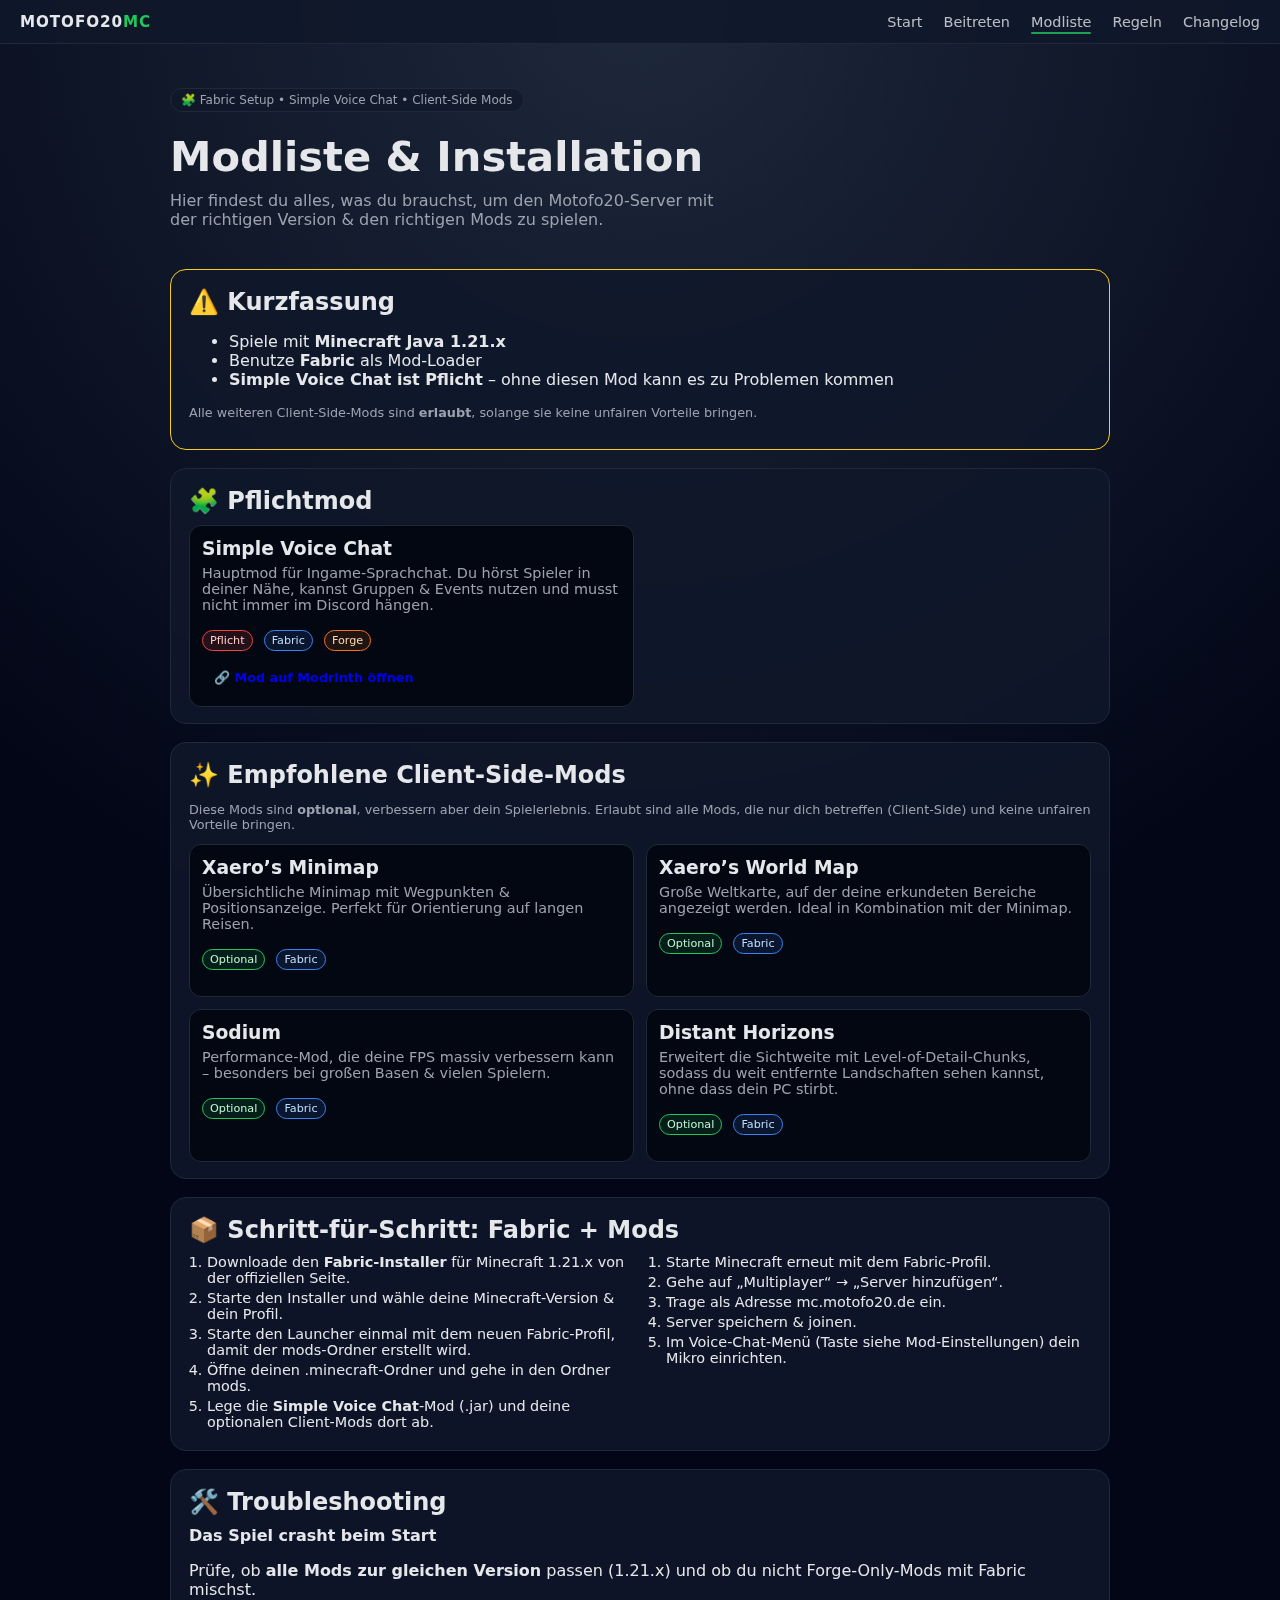
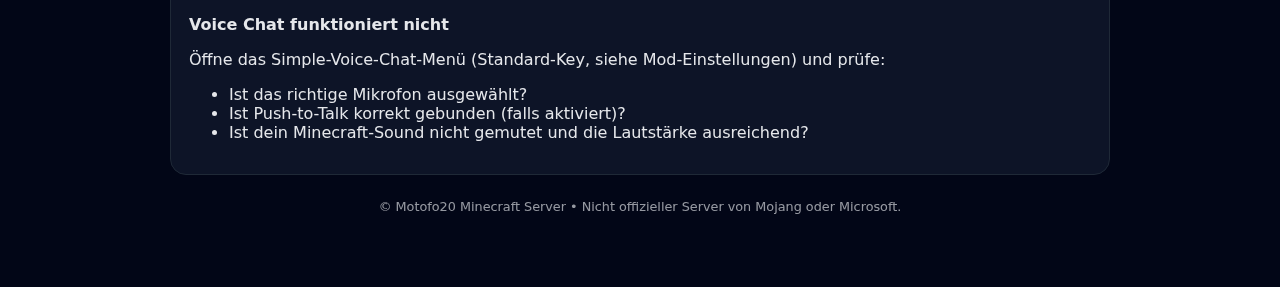
<file: mods.html>
<!DOCTYPE html>
<html lang="de">
<head>
  <meta charset="UTF-8" />
  <meta name="viewport" content="width=device-width, initial-scale=1.0"/>
  <title>Motofo20 – Modliste & Setup</title>
  <link rel="stylesheet" href="style.css" />
</head>
<body class="bg-grid">

  <header class="site-header glass">
    <div class="logo">Motofo20<span>MC</span></div>
    <nav class="nav">
      <a href="index.html">Start</a>
      <a href="index.html#join">Beitreten</a>
      <a href="mods.html" class="active">Modliste</a>
      <a href="rules.html">Regeln</a>
      <a href="changelog.html">Changelog</a>
    </nav>
  </header>

  <main class="container">
    <section class="hero">
      <div class="hero-text">
        <p class="hero-pill">🧩 Fabric Setup • Simple Voice Chat • Client-Side Mods</p>
        <h1>Modliste & Installation</h1>
        <p class="hero-sub">
          Hier findest du alles, was du brauchst, um den Motofo20-Server mit der richtigen
          Version & den richtigen Mods zu spielen.
        </p>
      </div>
    </section>

    <section class="card warning glass">
      <h2>⚠️ Kurzfassung</h2>
      <ul>
        <li>Spiele mit <b>Minecraft Java 1.21.x</b></li>
        <li>Benutze <b>Fabric</b> als Mod-Loader</li>
        <li><b>Simple Voice Chat ist Pflicht</b> – ohne diesen Mod kann es zu Problemen kommen</li>
      </ul>
      <p class="small-note">
        Alle weiteren Client-Side-Mods sind <b>erlaubt</b>, solange sie keine unfairen Vorteile bringen.
      </p>
    </section>

    <section class="card glass">
      <h2>🧩 Pflichtmod</h2>
      <div class="modlist">
        <div class="modlist-item">
          <h3>Simple Voice Chat</h3>
          <p class="mod-desc">
            Hauptmod für Ingame-Sprachchat. Du hörst Spieler in deiner Nähe,
            kannst Gruppen & Events nutzen und musst nicht immer im Discord hängen.
          </p>
          <p class="mod-tags">
            <span class="tag required">Pflicht</span>
            <span class="tag fabric">Fabric</span>
            <span class="tag forge">Forge</span>
          </p>
          <a class="button small"
             href="https://modrinth.com/mod/simple-voice-chat"
             target="_blank" rel="noopener noreferrer">
            🔗 Mod auf Modrinth öffnen
          </a>
        </div>
      </div>
    </section>

    <section class="card glass">
      <h2>✨ Empfohlene Client-Side-Mods</h2>
      <p class="small-note">
        Diese Mods sind <b>optional</b>, verbessern aber dein Spielerlebnis.
        Erlaubt sind alle Mods, die nur dich betreffen (Client-Side) und
        keine unfairen Vorteile bringen.
      </p>

      <div class="modlist">
        <div class="modlist-item">
          <h3>Xaero’s Minimap</h3>
          <p class="mod-desc">
            Übersichtliche Minimap mit Wegpunkten & Positionsanzeige.
            Perfekt für Orientierung auf langen Reisen.
          </p>
          <p class="mod-tags">
            <span class="tag optional">Optional</span>
            <span class="tag fabric">Fabric</span>
          </p>
        </div>

        <div class="modlist-item">
          <h3>Xaero’s World Map</h3>
          <p class="mod-desc">
            Große Weltkarte, auf der deine erkundeten Bereiche angezeigt werden.
            Ideal in Kombination mit der Minimap.
          </p>
          <p class="mod-tags">
            <span class="tag optional">Optional</span>
            <span class="tag fabric">Fabric</span>
          </p>
        </div>

        <div class="modlist-item">
          <h3>Sodium</h3>
          <p class="mod-desc">
            Performance-Mod, die deine FPS massiv verbessern kann –
            besonders bei großen Basen & vielen Spielern.
          </p>
          <p class="mod-tags">
            <span class="tag optional">Optional</span>
            <span class="tag fabric">Fabric</span>
          </p>
        </div>

        <div class="modlist-item">
          <h3>Distant Horizons</h3>
          <p class="mod-desc">
            Erweitert die Sichtweite mit Level-of-Detail-Chunks,
            sodass du weit entfernte Landschaften sehen kannst,
            ohne dass dein PC stirbt.
          </p>
          <p class="mod-tags">
            <span class="tag optional">Optional</span>
            <span class="tag fabric">Fabric</span>
          </p>
        </div>
      </div>
    </section>

    <section class="card glass">
      <h2>📦 Schritt-für-Schritt: Fabric + Mods</h2>
      <div class="grid-2">
        <ol class="steps">
          <li>Downloade den <b>Fabric-Installer</b> für Minecraft 1.21.x von der offiziellen Seite.</li>
          <li>Starte den Installer und wähle deine Minecraft-Version & dein Profil.</li>
          <li>Starte den Launcher einmal mit dem neuen Fabric-Profil, damit der <code>mods</code>-Ordner erstellt wird.</li>
          <li>Öffne deinen <code>.minecraft</code>-Ordner und gehe in den Ordner <code>mods</code>.</li>
          <li>Lege die <b>Simple Voice Chat</b>-Mod (.jar) und deine optionalen Client-Mods dort ab.</li>
        </ol>

        <ol class="steps">
          <li>Starte Minecraft erneut mit dem Fabric-Profil.</li>
          <li>Gehe auf „Multiplayer“ → „Server hinzufügen“.</li>
          <li>Trage als Adresse <code>mc.motofo20.de</code> ein.</li>
          <li>Server speichern & joinen.</li>
          <li>Im Voice-Chat-Menü (Taste siehe Mod-Einstellungen) dein Mikro einrichten.</li>
        </ol>
      </div>
    </section>

    <section class="card glass">
      <h2>🛠️ Troubleshooting</h2>
      <div class="faq-item">
        <h3>Das Spiel crasht beim Start</h3>
        <p>
          Prüfe, ob <b>alle Mods zur gleichen Version</b> passen (1.21.x) und ob du nicht
          Forge-Only-Mods mit Fabric mischst.
        </p>
      </div>

      <div class="faq-item">
        <h3>Voice Chat funktioniert nicht</h3>
        <p>
          Öffne das Simple-Voice-Chat-Menü (Standard-Key, siehe Mod-Einstellungen) und prüfe:
        </p>
        <ul>
          <li>Ist das richtige Mikrofon ausgewählt?</li>
          <li>Ist Push-to-Talk korrekt gebunden (falls aktiviert)?</li>
          <li>Ist dein Minecraft-Sound nicht gemutet und die Lautstärke ausreichend?</li>
        </ul>
      </div>
    </section>

    <footer>
      <p>© Motofo20 Minecraft Server • Nicht offizieller Server von Mojang oder Microsoft.</p>
    </footer>
  </main>
</body>
</html>
</file>
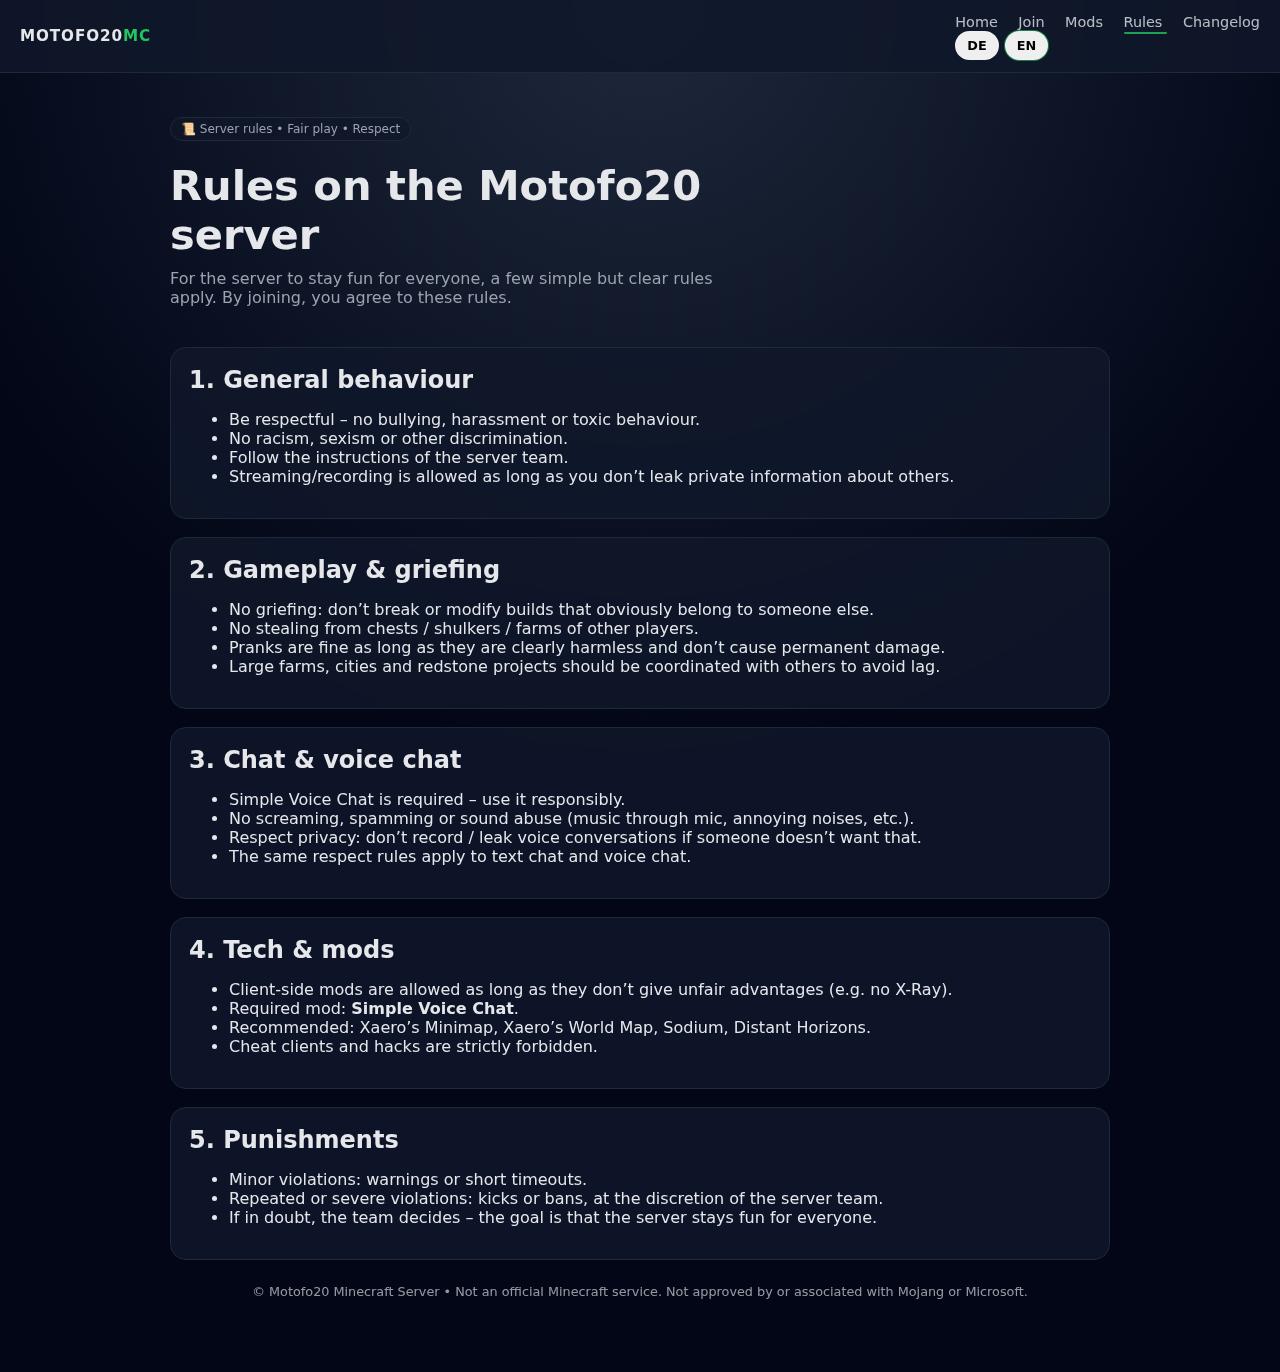
<file: rules.html>
<!DOCTYPE html>
<html lang="en">
<head>
  <meta charset="UTF-8" />
  <meta name="viewport" content="width=device-width, initial-scale=1.0"/>
  <title>Motofo20 – Rules</title>
  <link rel="stylesheet" href="style.css" />
  <style>
    .lang-switch {
      display: flex;
      gap: 6px;
      margin-left: 16px;
    }
    .lang-switch button.active {
      opacity: 1;
      box-shadow: 0 0 0 1px rgba(34,197,94,0.6);
    }
  </style>
</head>
<body class="bg-grid">

  <header class="site-header glass">
    <div class="logo">Motofo20<span>MC</span></div>
    <nav class="nav">
      <a href="index.html">
        <span data-lang="en">Home</span>
        <span data-lang="de">Start</span>
      </a>
      <a href="index.html#join">
        <span data-lang="en">Join</span>
        <span data-lang="de">Beitreten</span>
      </a>
      <a href="mods.html">
        <span data-lang="en">Mods</span>
        <span data-lang="de">Modliste</span>
      </a>
      <a href="rules.html" class="active">
        <span data-lang="en">Rules</span>
        <span data-lang="de">Regeln</span>
      </a>
      <a href="changelog.html">
        <span data-lang="en">Changelog</span>
        <span data-lang="de">Changelog</span>
      </a>

      <div class="lang-switch">
        <button type="button" class="button small" data-set-lang="de">DE</button>
        <button type="button" class="button small" data-set-lang="en">EN</button>
      </div>
    </nav>
  </header>

  <main class="container">
    <section class="hero">
      <div class="hero-text">
        <p class="hero-pill" data-lang="en">📜 Server rules • Fair play • Respect</p>
        <p class="hero-pill" data-lang="de">📜 Server-Regeln • Fairplay • Respekt</p>

        <h1 data-lang="en">Rules on the Motofo20 server</h1>
        <h1 data-lang="de">Regeln auf dem Motofo20-Server</h1>

        <p class="hero-sub" data-lang="en">
          For the server to stay fun for everyone, a few simple but clear rules apply.
          By joining, you agree to these rules.
        </p>
        <p class="hero-sub" data-lang="de">
          Damit der Server für alle Spaß macht, gelten ein paar einfache,
          aber klare Regeln. Mit dem Joinen erkennst du diese Regeln an.
        </p>
      </div>
    </section>

    <section class="card glass">
      <h2 data-lang="en">1. General behaviour</h2>
      <h2 data-lang="de">1. Allgemeines Verhalten</h2>
      <ul class="rules-list" data-lang="en">
        <li>Be respectful – no bullying, harassment or toxic behaviour.</li>
        <li>No racism, sexism or other discrimination.</li>
        <li>Follow the instructions of the server team.</li>
        <li>Streaming/recording is allowed as long as you don’t leak private information about others.</li>
      </ul>
      <ul class="rules-list" data-lang="de">
        <li>Respektvoller Umgang miteinander – kein Mobbing, keine Beleidigungen, kein toxisches Verhalten.</li>
        <li>Kein Rassismus, Sexismus oder andere Diskriminierung.</li>
        <li>Folge den Anweisungen des Server-Teams.</li>
        <li>Streams / Aufnahmen sind grundsätzlich erlaubt, solange du keine privaten Infos anderer leakt.</li>
      </ul>
    </section>

    <section class="card glass">
      <h2 data-lang="en">2. Gameplay & griefing</h2>
      <h2 data-lang="de">2. Gameplay & Griefing</h2>
      <ul class="rules-list" data-lang="en">
        <li>No griefing: don’t break or modify builds that obviously belong to someone else.</li>
        <li>No stealing from chests / shulkers / farms of other players.</li>
        <li>Pranks are fine as long as they are clearly harmless and don’t cause permanent damage.</li>
        <li>Large farms, cities and redstone projects should be coordinated with others to avoid lag.</li>
      </ul>
      <ul class="rules-list" data-lang="de">
        <li>Kein Griefing: Baue nichts ohne Erlaubnis ab, was eindeutig jemand anderem gehört.</li>
        <li>Kein Diebstahl aus Kisten / Shulkern / Farmen anderer Spieler.</li>
        <li>Pranks sind okay, solange sie klar als Spaß erkennbar sind und nichts dauerhaft zerstören.</li>
        <li>Große Projekte (Städte, Farmen, Redstone) bitte mit den anderen abstimmen, damit es nicht laggt.</li>
      </ul>
    </section>

    <section class="card glass">
      <h2 data-lang="en">3. Chat & voice chat</h2>
      <h2 data-lang="de">3. Chat & Voice Chat</h2>
      <ul class="rules-list" data-lang="en">
        <li>Simple Voice Chat is required – use it responsibly.</li>
        <li>No screaming, spamming or sound abuse (music through mic, annoying noises, etc.).</li>
        <li>Respect privacy: don’t record / leak voice conversations if someone doesn’t want that.</li>
        <li>The same respect rules apply to text chat and voice chat.</li>
      </ul>
      <ul class="rules-list" data-lang="de">
        <li>Simple Voice Chat ist Pflicht – nutze ihn verantwortungsvoll.</li>
        <li>Kein Schreien, Spammen oder Sound-Abuse (Musik über Mikro, Störgeräusche, etc.).</li>
        <li>Privatsphäre respektieren: Keine Gespräche aufnehmen / leaken, wenn jemand das nicht möchte.</li>
        <li>Im Textchat gelten die gleichen Respekt-Regeln wie im Voice.</li>
      </ul>
    </section>

    <section class="card glass">
      <h2 data-lang="en">4. Tech & mods</h2>
      <h2 data-lang="de">4. Technik & Mods</h2>
      <ul class="rules-list" data-lang="en">
        <li>Client-side mods are allowed as long as they don’t give unfair advantages (e.g. no X-Ray).</li>
        <li>Required mod: <b>Simple Voice Chat</b>.</li>
        <li>Recommended: Xaero’s Minimap, Xaero’s World Map, Sodium, Distant Horizons.</li>
        <li>Cheat clients and hacks are strictly forbidden.</li>
      </ul>
      <ul class="rules-list" data-lang="de">
        <li>Client-Side-Mods sind erlaubt, solange sie keine unfairen Vorteile bringen (z. B. kein X-Ray).</li>
        <li>Pflichtmod: <b>Simple Voice Chat</b>.</li>
        <li>Empfohlen: Xaero’s Minimap, Xaero’s World Map, Sodium, Distant Horizons.</li>
        <li>Cheat-Clients und Hacks sind strikt verboten.</li>
      </ul>
    </section>

    <section class="card glass">
      <h2 data-lang="en">5. Punishments</h2>
      <h2 data-lang="de">5. Strafen</h2>
      <ul class="rules-list" data-lang="en">
        <li>Minor violations: warnings or short timeouts.</li>
        <li>Repeated or severe violations: kicks or bans, at the discretion of the server team.</li>
        <li>If in doubt, the team decides – the goal is that the server stays fun for everyone.</li>
      </ul>
      <ul class="rules-list" data-lang="de">
        <li>Bei leichten Verstößen: Ermahnung oder kurzer Timeout.</li>
        <li>Bei wiederholtem oder schwerem Fehlverhalten: Kick oder Ban, je nach Entscheidung des Server-Teams.</li>
        <li>Im Zweifel entscheidet das Team – es geht darum, dass der Server für alle Spaß macht.</li>
      </ul>
    </section>

    <footer>
      <p data-lang="en">
        © Motofo20 Minecraft Server • Not an official Minecraft service. Not approved by or associated with Mojang or Microsoft.
      </p>
      <p data-lang="de">
        © Motofo20 Minecraft Server • Nicht offizieller Server von Mojang oder Microsoft.
      </p>
    </footer>
  </main>

  <script>
    const LANG_KEY = 'moto_lang';

    function applyLanguage(lang) {
      document.documentElement.setAttribute('data-lang', lang);
      const allLangNodes = document.querySelectorAll('[data-lang]');
      allLangNodes.forEach(el => {
        if (el.dataset.lang === lang) {
          el.style.display = '';
        } else {
          el.style.display = 'none';
        }
      });

      document.querySelectorAll('.lang-switch button').forEach(btn => {
        btn.classList.toggle('active', btn.dataset.setLang === lang);
      });

      localStorage.setItem(LANG_KEY, lang);
    }

    (function initLang() {
      let lang = localStorage.getItem(LANG_KEY);
      if (!lang) {
        const browserLang = navigator.language || navigator.userLanguage || 'en';
        lang = browserLang.startsWith('de') ? 'de' : 'en';
      }
      applyLanguage(lang);
    })();

    document.querySelectorAll('.lang-switch button').forEach(btn => {
      btn.addEventListener('click', () => {
        applyLanguage(btn.dataset.setLang);
      });
    });
  </script>
</body>
</html>
</file>
<file: style.css>
:root {
  --bg: #020617;
  --bg-alt: #030712;
  --card: rgba(15, 23, 42, 0.92);
  --accent: #22c55e;
  --accent-soft: rgba(34, 197, 94, 0.14);
  --border: #1f2937;
  --text: #e5e7eb;
  --muted: #9ca3af;
}

* {
  box-sizing: border-box;
  font-family: system-ui, -apple-system, BlinkMacSystemFont, sans-serif;
}

body {
  margin: 0;
  background: radial-gradient(circle at top, #1e293b 0, #020617 50%, #020617 100%);
  color: var(--text);
}

/* leichte „Pixel / Grid“-Optik im Hintergrund */
.bg-grid {
  position: relative;
}

.bg-grid::before {
  content: "";
  position: fixed;
  inset: 0;
  background-image:
    linear-gradient(to right, rgba(148,163,184,0.1) 1px, transparent 1px),
    linear-gradient(to bottom, rgba(148,163,184,0.08) 1px, transparent 1px);
  background-size: 40px 40px;
  opacity: 0.12;
  pointer-events: none;
  z-index: -1;
}

/* Header / Nav */

.site-header {
  display: flex;
  justify-content: space-between;
  align-items: center;
  padding: 12px 20px;
  border-bottom: 1px solid var(--border);
  position: sticky;
  top: 0;
  z-index: 10;
}

.glass {
  background: rgba(15, 23, 42, 0.86);
  backdrop-filter: blur(12px);
}

.logo {
  font-weight: 800;
  letter-spacing: 0.06em;
  text-transform: uppercase;
  font-size: 0.95rem;
}

.logo span {
  color: var(--accent);
}

.nav a {
  color: var(--text);
  text-decoration: none;
  margin-left: 16px;
  font-size: 0.9rem;
  opacity: 0.8;
  position: relative;
}

.nav a:hover {
  opacity: 1;
}

.nav a.active::after {
  content: "";
  position: absolute;
  left: 0;
  right: 0;
  bottom: -4px;
  height: 2px;
  border-radius: 999px;
  background: var(--accent);
}

/* Layout */

.container {
  max-width: 980px;
  margin: auto;
  padding: 32px 20px 60px;
}

/* Hero */

.hero {
  display: grid;
  grid-template-columns: 3fr 2fr;
  gap: 18px;
  align-items: stretch;
  margin-bottom: 26px;
}

.hero-text h1 {
  font-size: clamp(2rem, 4vw, 2.6rem);
  margin: 8px 0 10px;
}

.hero-sub {
  margin: 0 0 14px;
  color: var(--muted);
}

.hero-pill {
  display: inline-flex;
  align-items: center;
  font-size: 0.75rem;
  padding: 4px 10px;
  border-radius: 999px;
  border: 1px solid var(--border);
  background: rgba(15, 23, 42, 0.7);
  color: var(--muted);
}

.hero-actions {
  display: flex;
  flex-wrap: wrap;
  gap: 10px;
  margin-bottom: 8px;
}

.hero-meta {
  font-size: 0.82rem;
  color: var(--muted);
}

.hero-card {
  border-radius: 18px;
  padding: 18px;
  border: 1px solid var(--border);
}

.hero-card h2 {
  margin-top: 0;
  margin-bottom: 10px;
}

.hero-list {
  padding-left: 18px;
  margin: 0 0 12px;
  font-size: 0.9rem;
}

.hero-badge {
  display: inline-flex;
  align-items: center;
  gap: 6px;
  font-size: 0.8rem;
  padding: 4px 9px;
  border-radius: 999px;
  background: rgba(34, 197, 94, 0.12);
  color: #bbf7d0;
}

.dot-online {
  width: 7px;
  height: 7px;
  border-radius: 999px;
  background: var(--accent);
}

/* Cards & Grids */

.card {
  border-radius: 16px;
  padding: 18px 18px 16px;
  border: 1px solid var(--border);
  margin-bottom: 18px;
}

.card h2 {
  margin-top: 0;
  margin-bottom: 10px;
}

.warning {
  border-color: #facc15;
}

.grid-3 {
  display: grid;
  grid-template-columns: repeat(3, minmax(0,1fr));
  gap: 14px;
  margin-bottom: 22px;
}

.grid-2 {
  display: grid;
  grid-template-columns: repeat(2, minmax(0,1fr));
  gap: 16px;
}

/* Buttons */

.button {
  display: inline-flex;
  align-items: center;
  justify-content: center;
  padding: 9px 15px;
  border-radius: 999px;
  font-weight: 600;
  border: none;
  cursor: pointer;
  font-size: 0.9rem;
  text-decoration: none;
  white-space: nowrap;
}

.button.primary {
  background: var(--accent);
  color: #000;
  box-shadow: 0 8px 18px rgba(34, 197, 94, 0.3);
}

.button.primary:hover {
  background: #16a34a;
}

.button.ghost {
  background: transparent;
  color: var(--accent);
  border: 1px solid var(--accent);
}

.button.ghost:hover {
  background: var(--accent-soft);
}

.button.small {
  padding: 7px 12px;
  font-size: 0.8rem;
}

/* Toast */

.toast {
  margin-top: 8px;
  font-size: 0.82rem;
  opacity: 0;
  transition: opacity 0.2s ease;
  color: #bbf7d0;
}

.toast.show {
  opacity: 1;
}

/* Join Section */

.join-card {
  display: grid;
  grid-template-columns: 3fr 2fr;
  gap: 18px;
  align-items: flex-start;
}

.ip-row {
  display: flex;
  align-items: center;
  justify-content: space-between;
  gap: 12px;
  margin-bottom: 10px;
  flex-wrap: wrap;
}

.ip-label {
  font-size: 0.8rem;
  color: var(--muted);
  margin: 0;
}

.ip {
  font-size: 1.2rem;
  font-weight: 700;
  color: var(--accent);
  margin: 2px 0 0;
}

.ip.big {
  font-size: 1.4rem;
}

.ip-alt {
  font-size: 1rem;
  color: #a5b4fc;
  margin: 2px 0 0;
}

.join-meta {
  list-style: none;
  padding-left: 0;
  margin: 6px 0 0;
  font-size: 0.9rem;
}

.join-meta li {
  margin-bottom: 4px;
}

.small-note {
  font-size: 0.8rem;
  color: var(--muted);
}

/* QR & Quicksteps */

.qr-block h3 {
  margin-top: 0;
  margin-bottom: 4px;
}

.qr-wrapper {
  display: flex;
  justify-content: center;
  margin: 10px 0 8px;
}

.qr-img {
  border-radius: 14px;
  background: #020617;
  padding: 6px;
  border: 1px solid var(--border);
}

.quicksteps {
  margin-top: 10px;
}

.steps {
  padding-left: 18px;
  margin: 0;
  font-size: 0.9rem;
}

.steps li {
  margin-bottom: 4px;
}

.steps.compact li {
  margin-bottom: 3px;
}

/* MOTD Card */

.motd-card {
  display: flex;
  align-items: stretch;
  background: #111827;
  border-radius: 10px;
  border: 1px solid #27272a;
  overflow: hidden;
  margin-top: 10px;
  font-family: "Consolas", "Courier New", monospace;
}

.motd-status-dot {
  width: 6px;
  background: var(--accent);
}

.motd-content {
  flex: 1;
  padding: 8px 10px;
}

.motd-title {
  margin-bottom: 2px;
}

.motd-name {
  color: var(--text);
  font-weight: 700;
}

.motd-lines {
  font-size: 0.88rem;
}

.motd-line + .motd-line {
  margin-top: 2px;
}

.motd-green {
  color: #4ade80;
}
.motd-gold {
  color: #facc15;
}
.motd-aqua {
  color: #22d3ee;
}
.motd-gray {
  color: #9ca3af;
}
.motd-darkgray {
  color: #6b7280;
}

.motd-right {
  padding: 8px 9px;
  border-left: 1px solid #27272a;
  display: flex;
  flex-direction: column;
  justify-content: center;
  align-items: flex-end;
  min-width: 80px;
}

.motd-version {
  color: var(--text);
  font-size: 0.8rem;
}

.motd-players {
  color: var(--muted);
  font-size: 0.78rem;
}

/* Modliste */

.modlist {
  display: grid;
  grid-template-columns: minmax(0,1fr);
  gap: 12px;
}

@media (min-width: 780px) {
  .modlist {
    grid-template-columns: repeat(2, minmax(0,1fr));
  }
}

.modlist-item {
  border-radius: 12px;
  border: 1px solid var(--border);
  padding: 12px 12px 14px;
  background: var(--bg-alt);
}

.modlist-item h3 {
  margin: 0 0 6px;
}

.mod-desc {
  font-size: 0.9rem;
  color: var(--muted);
  margin: 0 0 8px;
}

.mod-tags {
  margin-bottom: 8px;
}

.tag {
  display: inline-block;
  font-size: 0.7rem;
  padding: 3px 7px;
  border-radius: 999px;
  margin-right: 6px;
  margin-bottom: 4px;
  border: 1px solid #374151;
}

.tag.required {
  background: rgba(239, 68, 68, 0.14);
  border-color: #ef4444;
  color: #fecaca;
}

.tag.optional {
  background: rgba(34, 197, 94, 0.12);
  border-color: #22c55e;
  color: #bbf7d0;
}

.tag.fabric {
  background: rgba(59, 130, 246, 0.12);
  border-color: #3b82f6;
  color: #bfdbfe;
}

.tag.forge {
  background: rgba(249, 115, 22, 0.12);
  border-color: #f97316;
  color: #fed7aa;
}

.tag.info {
  background: rgba(148, 163, 184, 0.12);
  border-color: #94a3b8;
  color: #e5e7eb;
}

/* FAQ */

.faq-item + .faq-item {
  margin-top: 10px;
}

.faq-item h3 {
  margin: 0 0 4px;
  font-size: 1rem;
}

/* Footer */

footer {
  text-align: center;
  opacity: 0.65;
  margin-top: 24px;
  font-size: 0.8rem;
}

/* Responsive */

@media (max-width: 820px) {
  .hero {
    grid-template-columns: minmax(0,1fr);
  }

  .hero-card {
    order: -1;
  }

  .join-card {
    grid-template-columns: minmax(0,1fr);
  }

  .grid-3 {
    grid-template-columns: minmax(0,1fr);
  }

  .grid-2 {
    grid-template-columns: minmax(0,1fr);
  }

  .site-header {
    flex-wrap: wrap;
    gap: 8px;
  }

  .nav {
    width: 100%;
    display: flex;
    justify-content: flex-start;
    flex-wrap: wrap;
  }

  .nav a {
    margin: 4px 12px 0 0;
  }
}
</file>
